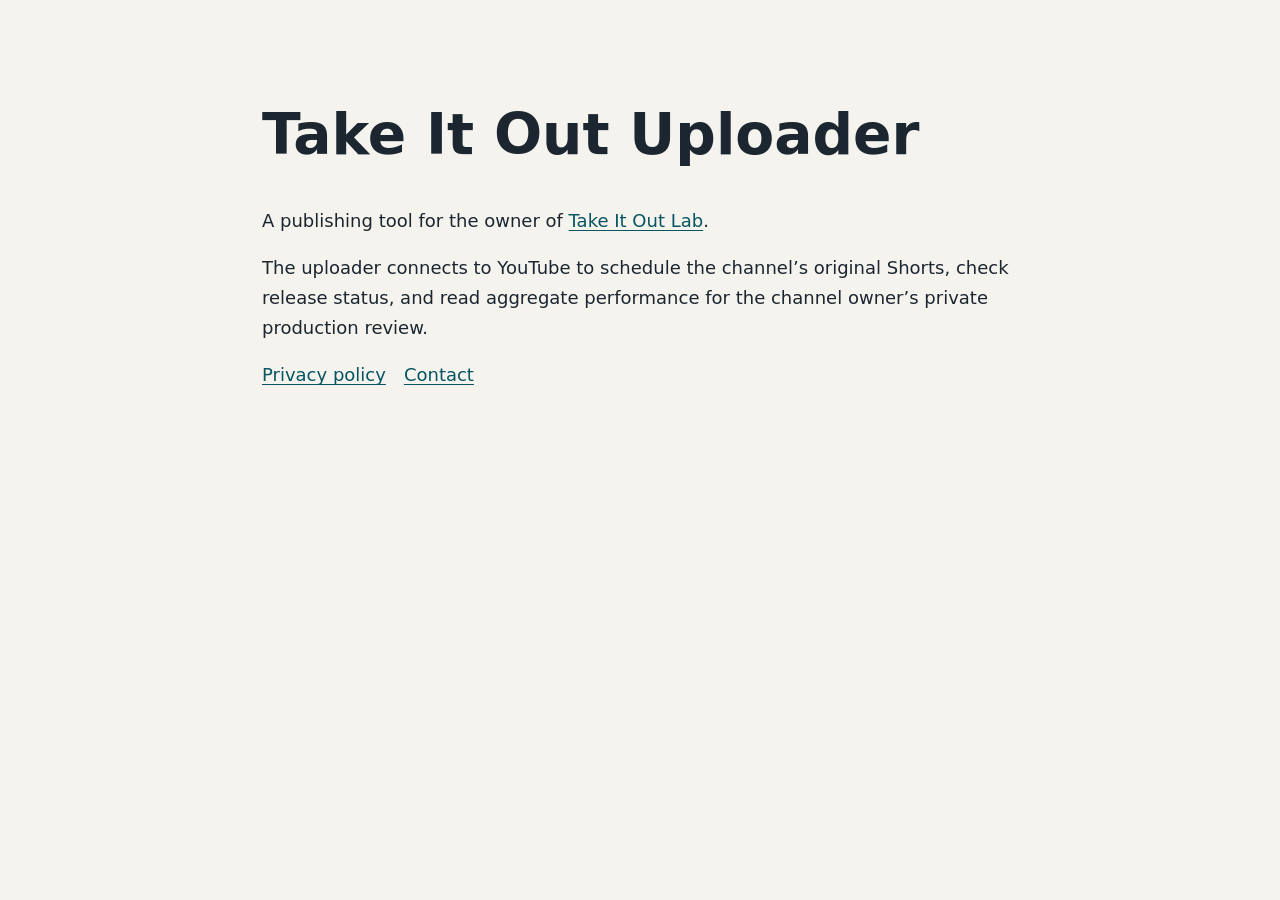
<file: index.html>
<!doctype html>
<html lang="en">
<head>
  <meta name="google-site-verification" content="WulbwgjaG2ydFigggfEaUx4vTsJHJAiyXgr8u9NFso4">
  <meta charset="utf-8">
  <meta name="viewport" content="width=device-width, initial-scale=1">
  <meta name="description" content="The owner-operated publishing tool for Take It Out Lab.">
  <title>Take It Out Uploader</title>
  <link rel="stylesheet" href="site.css">
</head>
<body>
  <main>
    <h1>Take It Out Uploader</h1>
    <p>A publishing tool for the owner of <a href="https://www.youtube.com/@TakeItOutLab">Take It Out Lab</a>.</p>
    <p>The uploader connects to YouTube to schedule the channel’s original Shorts, check release status, and read aggregate performance for the channel owner’s private production review.</p>
    <nav aria-label="Uploader information"><a href="privacy/">Privacy policy</a> <a href="privacy/#contact">Contact</a></nav>
  </main>
</body>
</html>
</file>
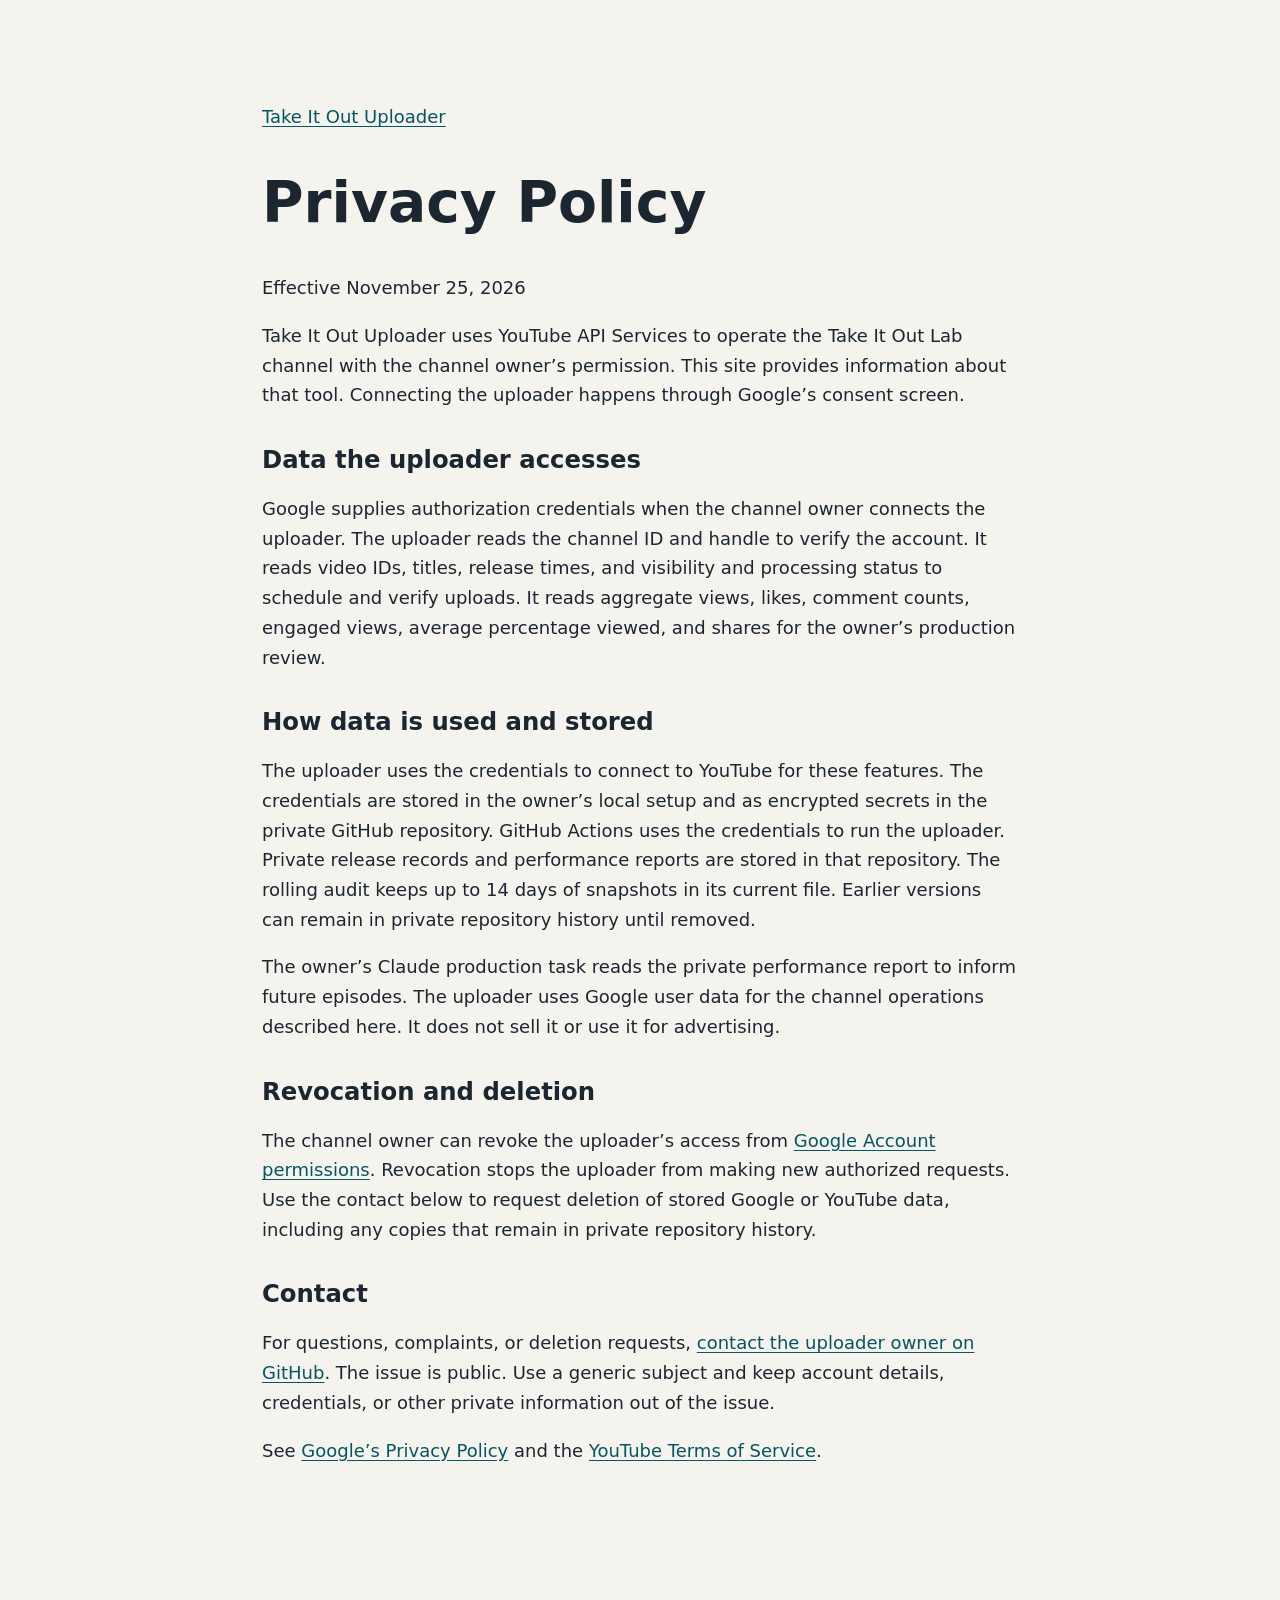
<file: privacy/index.html>
<!doctype html>
<html lang="en">
<head>
  <meta charset="utf-8">
  <meta name="viewport" content="width=device-width, initial-scale=1">
  <meta name="description" content="How the Take It Out Uploader uses Google and YouTube data.">
  <title>Privacy Policy | Take It Out Uploader</title>
  <link rel="stylesheet" href="../site.css">
</head>
<body>
  <main>
    <p><a href="../">Take It Out Uploader</a></p>
    <h1>Privacy Policy</h1>
    <p>Effective November 25, 2026</p>
    <p>Take It Out Uploader uses YouTube API Services to operate the Take It Out Lab channel with the channel owner’s permission. This site provides information about that tool. Connecting the uploader happens through Google’s consent screen.</p>

    <h2>Data the uploader accesses</h2>
    <p>Google supplies authorization credentials when the channel owner connects the uploader. The uploader reads the channel ID and handle to verify the account. It reads video IDs, titles, release times, and visibility and processing status to schedule and verify uploads. It reads aggregate views, likes, comment counts, engaged views, average percentage viewed, and shares for the owner’s production review.</p>

    <h2>How data is used and stored</h2>
    <p>The uploader uses the credentials to connect to YouTube for these features. The credentials are stored in the owner’s local setup and as encrypted secrets in the private GitHub repository. GitHub Actions uses the credentials to run the uploader. Private release records and performance reports are stored in that repository. The rolling audit keeps up to 14 days of snapshots in its current file. Earlier versions can remain in private repository history until removed.</p>
    <p>The owner’s Claude production task reads the private performance report to inform future episodes. The uploader uses Google user data for the channel operations described here. It does not sell it or use it for advertising.</p>

    <h2>Revocation and deletion</h2>
    <p>The channel owner can revoke the uploader’s access from <a href="https://myaccount.google.com/permissions">Google Account permissions</a>. Revocation stops the uploader from making new authorized requests. Use the contact below to request deletion of stored Google or YouTube data, including any copies that remain in private repository history.</p>

    <h2 id="contact">Contact</h2>
    <p>For questions, complaints, or deletion requests, <a href="https://github.com/paolomorliere/paolomorliere.github.io/issues/new?title=Take%20It%20Out%20Uploader%20privacy%20request">contact the uploader owner on GitHub</a>. The issue is public. Use a generic subject and keep account details, credentials, or other private information out of the issue.</p>

    <p>See <a href="https://policies.google.com/privacy">Google’s Privacy Policy</a> and the <a href="https://www.youtube.com/t/terms">YouTube Terms of Service</a>.</p>
  </main>
</body>
</html>
</file>
<file: site.css>
:root {
  color-scheme: light;
  font: 1.125rem/1.65 system-ui, sans-serif;
  background: #f5f3ed;
  color: #1b2631;
}

main {
  max-width: 42rem;
  margin: clamp(2rem, 8vw, 6rem) auto;
  padding: 0 1.35rem 2rem;
}

h1, h2 {
  line-height: 1.15;
}

h1 {
  font-size: clamp(2rem, 7vw, 3.15rem);
}

h2 {
  margin-top: 2rem;
  font-size: 1.35rem;
}

a {
  color: #075562;
  text-underline-offset: 0.16em;
}

a:focus-visible {
  outline: 2px solid currentColor;
  outline-offset: 0.2em;
}

nav {
  display: flex;
  flex-wrap: wrap;
  gap: 1rem;
}
</file>
